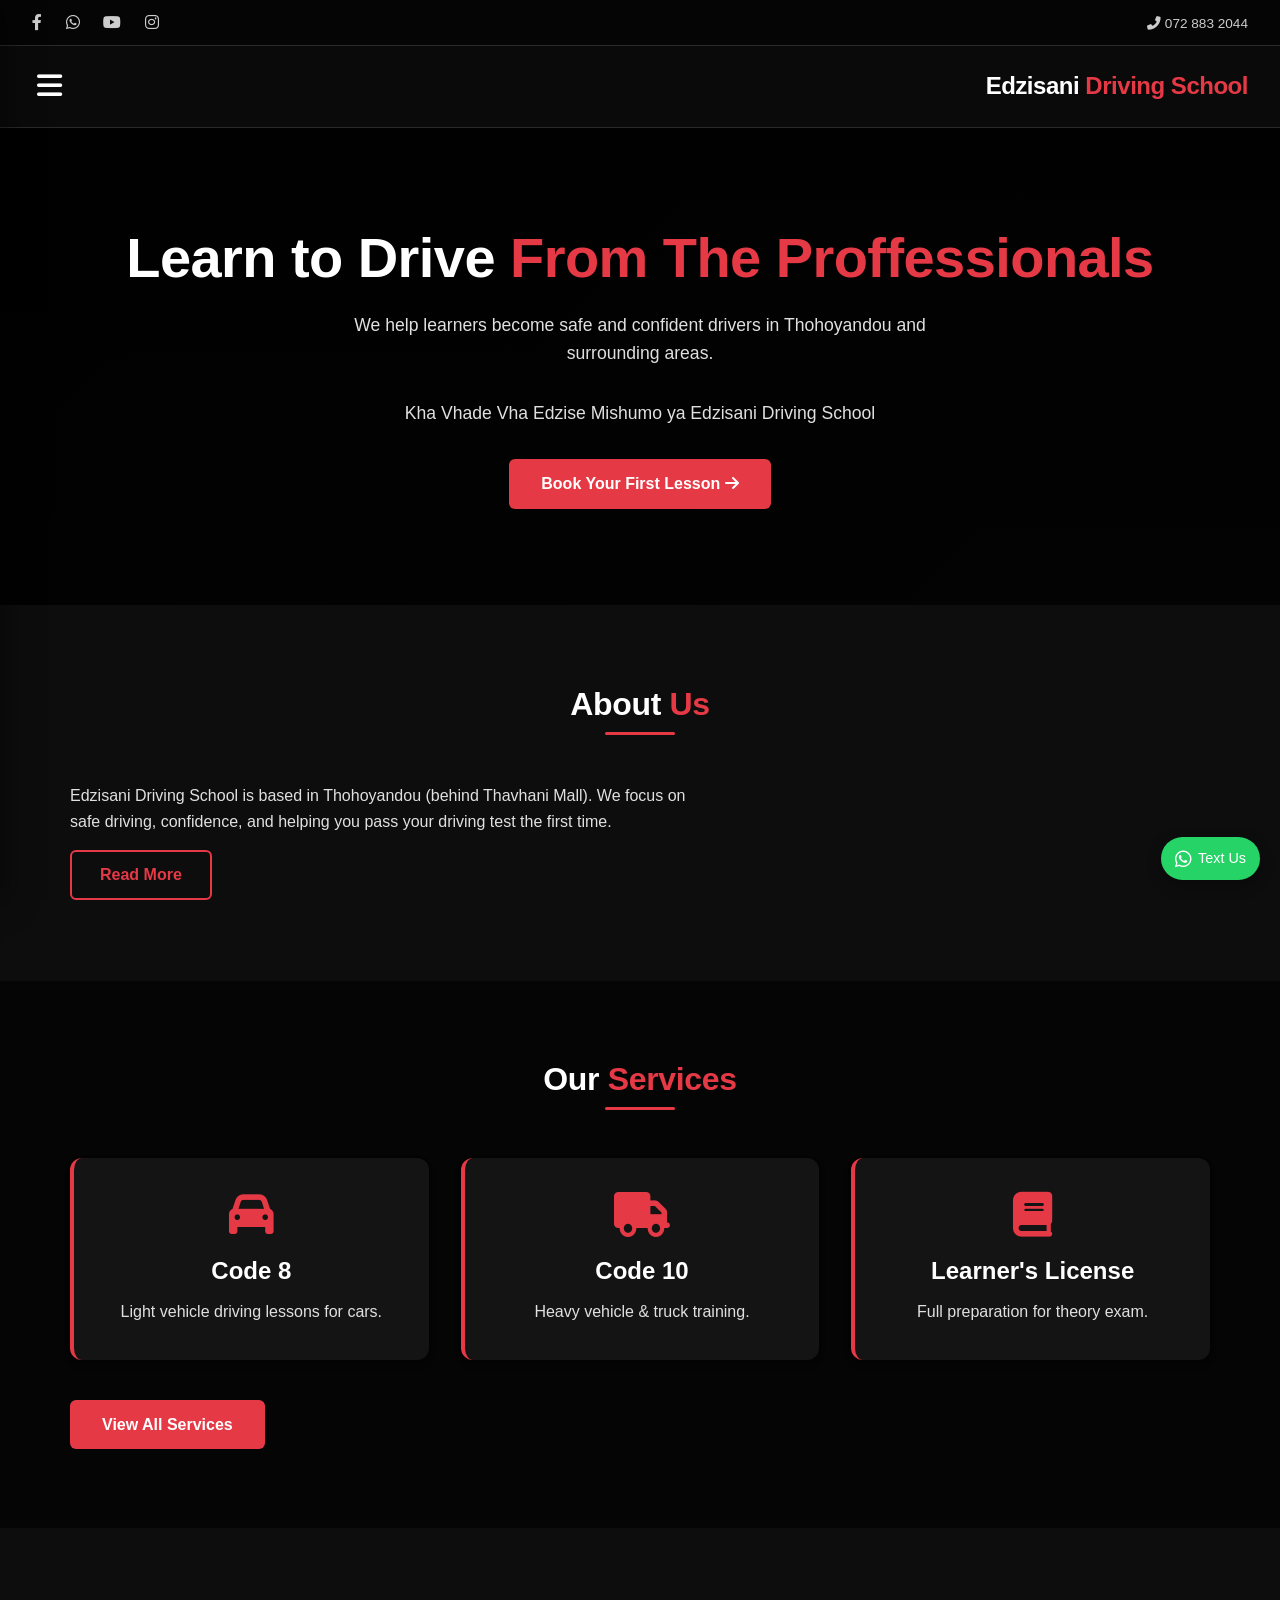
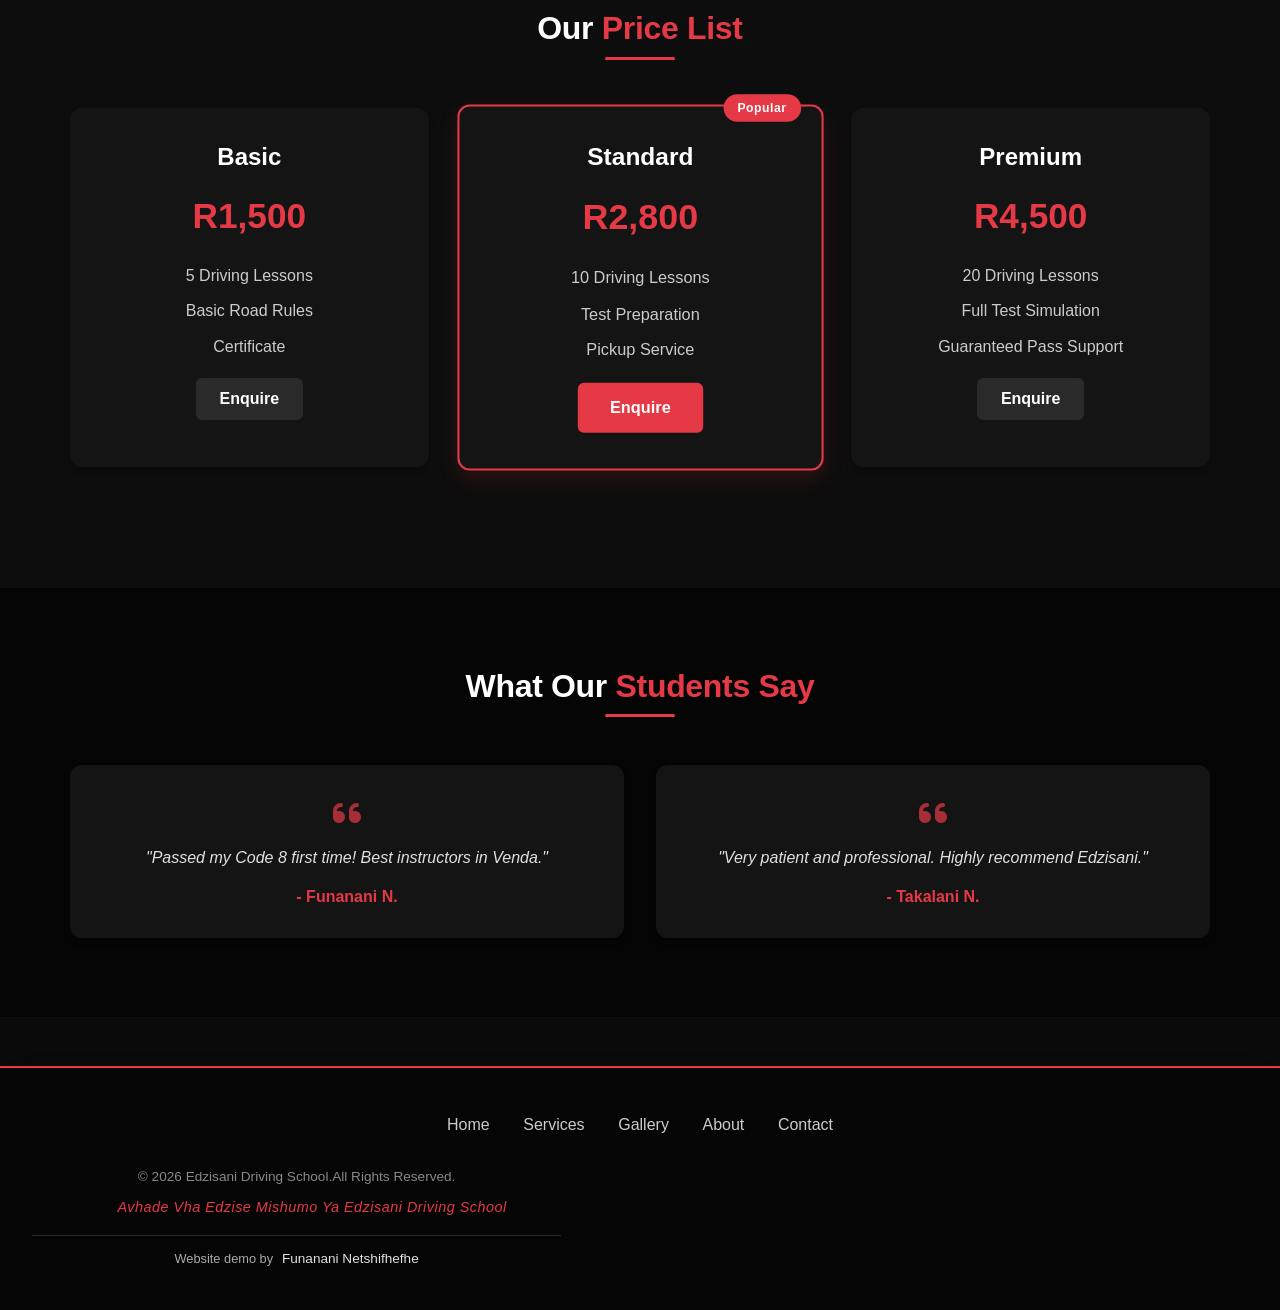
<file: index.html>
<!DOCTYPE html>
<html lang="en">
<head>
    <!-- Meta Tags for SEO -->
    <meta charset="UTF-8">
    <meta name="viewport" content="width=device-width, initial-scale=1.0, user-scalable=yes">
    <meta name="description" content="Edzisani Driving School in Thohoyandou offers expert driving lessons for Code 8, Code 10, and learner's license preparation. Learn to drive with confidence and pass your test with our experienced instructors. Book your lesson today!">
    <meta name="keywords" content="Edzisani Driving School, Thohoyandou driving lessons, Code 8 driving school, Code 10 truck training, learner's license preparation, driving test preparation, road safety training, driving school in Venda, best driving instructors Thohoyandou">
    <!-- My own meta tag for author info -->
    <meta name="author" content="Funanani Netshifhefhe">
    <title>Edzisani Driving School | Home</title>
    <link rel="stylesheet" href="style.css">
    <!-- Font Awesome for Icons -->
    <link rel="stylesheet" href="https://cdnjs.cloudflare.com/ajax/libs/font-awesome/6.0.0-beta3/css/all.min.css">
</head>
<body>

<!-- Top Social Bar -->
<div class="top-bar">
    <div class="social-icons">
        <a href="https://www.facebook.com/Edzisanidrivingschool" target="_blank"><i class="fab fa-facebook-f"></i></a>
        <a href="https://wa.me/27761015055" target="_blank"><i class="fab fa-whatsapp"></i></a>
        <a href="#"><i class="fab fa-youtube"></i></a>
        <a href="#"><i class="fab fa-instagram"></i></a>
    </div>
    <div class="contact-mini">
        <span><i class="fas fa-phone-alt"></i> 072 883 2044</span>
    </div>
</div>

<!-- Sidebar Overlay -->
<div class="sidebar-overlay" id="sidebarOverlay"></div>

<!-- Sidebar Navigation -->
<div class="sidebar" id="sidebar">
    <div class="sidebar-header">
        <h3>Menu</h3>
        <button class="close-sidebar" id="closeSidebar">&times;</button>
    </div>
    <ul class="sidebar-nav">
        <li><a href="index.html" class="active"><i class="fas fa-home"></i> Home</a></li>
        <li><a href="services.html"><i class="fas fa-cogs"></i> Services</a></li>
        <li><a href="gallery.html"><i class="fas fa-image"></i> Gallery</a></li>
        <li><a href="about.html"><i class="fas fa-users"></i> About</a></li>
        <li><a href="contact.html"><i class="fas fa-envelope"></i> Contact</a></li>
        <li><a href="#"><i class="fas fa-chalkboard-user"></i> Management</a></li>
    </ul>
    <div class="sidebar-social">
        <a href="https://www.facebook.com/Edzisanidrivingschool" target="_blank"><i class="fab fa-facebook-f"></i></a>
        <a href="https://wa.me/27761015055" target="_blank"><i class="fab fa-whatsapp"></i></a>
        <a href="#"><i class="fab fa-youtube"></i></a>
    </div>
</div>

<!-- Main Header -->
<header>
    <button class="hamburger" id="hamburgerBtn">
        <i class="fas fa-bars"></i>
    </button>
    <div class="logo">
        <h1>Edzisani <span>Driving School</span></h1>
    </div>
</header>

<main>
    <!-- Hero Section -->
    <section class="hero" style="background-image: linear-gradient(rgba(0,0,0,0.6), rgba(0,0,0,0.3)), url('https://images.unsplash.com/photo-1449965408869-eaa3f722e40d?ixlib=rb-4.0.3&auto=format&fit=crop&w=2070&q=80');">
        <div class="hero-content">
            <h2>Learn to Drive <span class="red-text">From The Proffessionals</span></h2>
            <p>We help learners become safe and confident drivers in Thohoyandou and surrounding areas.</p>
            <p>Kha Vhade Vha Edzise Mishumo ya Edzisani Driving School</p>
            <a href="contact.html" class="btn btn-red">Book Your First Lesson <i class="fas fa-arrow-right"></i></a>
        </div>
    </section>

    <!-- About Preview -->
    <section class="section">
        <div class="container">
            <h2 class="section-title">About <span class="red-text">Us</span></h2>
            <p>Edzisani Driving School is based in Thohoyandou (behind Thavhani Mall). We focus on safe driving, confidence, and helping you pass your driving test the first time.</p>
            <a href="about.html" class="btn-outline">Read More</a>
        </div>
    </section>

    <!-- Services Preview -->
    <section class="section bg-dark">
        <div class="container">
            <h2 class="section-title">Our <span class="red-text">Services</span></h2>
            <div class="card-grid">
                <div class="card">
                    <i class="fas fa-car"></i>
                    <h3>Code 8</h3>
                    <p>Light vehicle driving lessons for cars.</p>
                </div>
                <div class="card">
                    <i class="fas fa-truck"></i>
                    <h3>Code 10</h3>
                    <p>Heavy vehicle & truck training.</p>
                </div>
                <div class="card">
                    <i class="fas fa-book"></i>
                    <h3>Learner's License</h3>
                    <p>Full preparation for theory exam.</p>
                </div>
            </div>
            <a href="services.html" class="btn-red">View All Services</a>
        </div>
    </section>

    <!-- Pricing Preview -->
    <section class="section">
        <div class="container">
            <h2 class="section-title">Our <span class="red-text">Price List</span></h2>
            <div class="card-grid">
                <div class="price-card">
                    <h3>Basic</h3>
                    <p class="price">R1,500</p>
                    <ul>
                        <li>5 Driving Lessons</li>
                        <li>Basic Road Rules</li>
                        <li>Certificate</li>
                    </ul>
                    <a href="contact.html" class="btn-small">Enquire</a>
                </div>
                <div class="price-card popular">
                    <div class="popular-badge">Popular</div>
                    <h3>Standard</h3>
                    <p class="price">R2,800</p>
                    <ul>
                        <li>10 Driving Lessons</li>
                        <li>Test Preparation</li>
                        <li>Pickup Service</li>
                    </ul>
                    <a href="contact.html" class="btn-red">Enquire</a>
                </div>
                <div class="price-card">
                    <h3>Premium</h3>
                    <p class="price">R4,500</p>
                    <ul>
                        <li>20 Driving Lessons</li>
                        <li>Full Test Simulation</li>
                        <li>Guaranteed Pass Support</li>
                    </ul>
                    <a href="contact.html" class="btn-small">Enquire</a>
                </div>
            </div>
        </div>
    </section>

    <!-- Testimonials -->
    <section class="section bg-dark">
        <div class="container">
            <h2 class="section-title">What Our <span class="red-text">Students Say</span></h2>
            <div class="testimonial-grid">
                <div class="testimonial">
                    <i class="fas fa-quote-left"></i>
                    <p>"Passed my Code 8 first time! Best instructors in Venda."</p>
                    <h4>- Funanani N.</h4>
                </div>
                <div class="testimonial">
                    <i class="fas fa-quote-left"></i>
                    <p>"Very patient and professional. Highly recommend Edzisani."</p>
                    <h4>- Takalani N.</h4>
                </div>
            </div>
        </div>
    </section>
</main>
    <!--Ading the whatsapp floatinhg icon -->
    <a href="https://wa.me/27636796435?text=Hello,%20I%20am%20interested%20in%20your%20services" class="floating-whatsapp" target="_blank">
    <i class="fab fa-whatsapp"></i>
    <span>Text Us</span>
</a>

<!-- Footer -->
<footer>
    <div class="footer-links">
        <a href="index.html">Home</a>
        <a href="services.html">Services</a>
        <a href="gallery.html">Gallery</a>
        <a href="about.html">About</a>
        <a href="contact.html">Contact</a>
    </div>
    <p>&copy; 2026 Edzisani Driving School.All Rights Reserved.</p>
    <p class="footer-slogan">Avhade Vha Edzise Mishumo Ya Edzisani Driving School</p>
    <p class="footer-credit">
        <!-- this is about me the creator -->
        <span class="red-text">Website demo by</span> <a href="https://funifrank67-coder.github.io/funihh-portfolio/" target="_blank">Funanani Netshifhefhe</a>
    </p>
</footer>

<script src="script.js"></script>
</body>
</html>
</file>
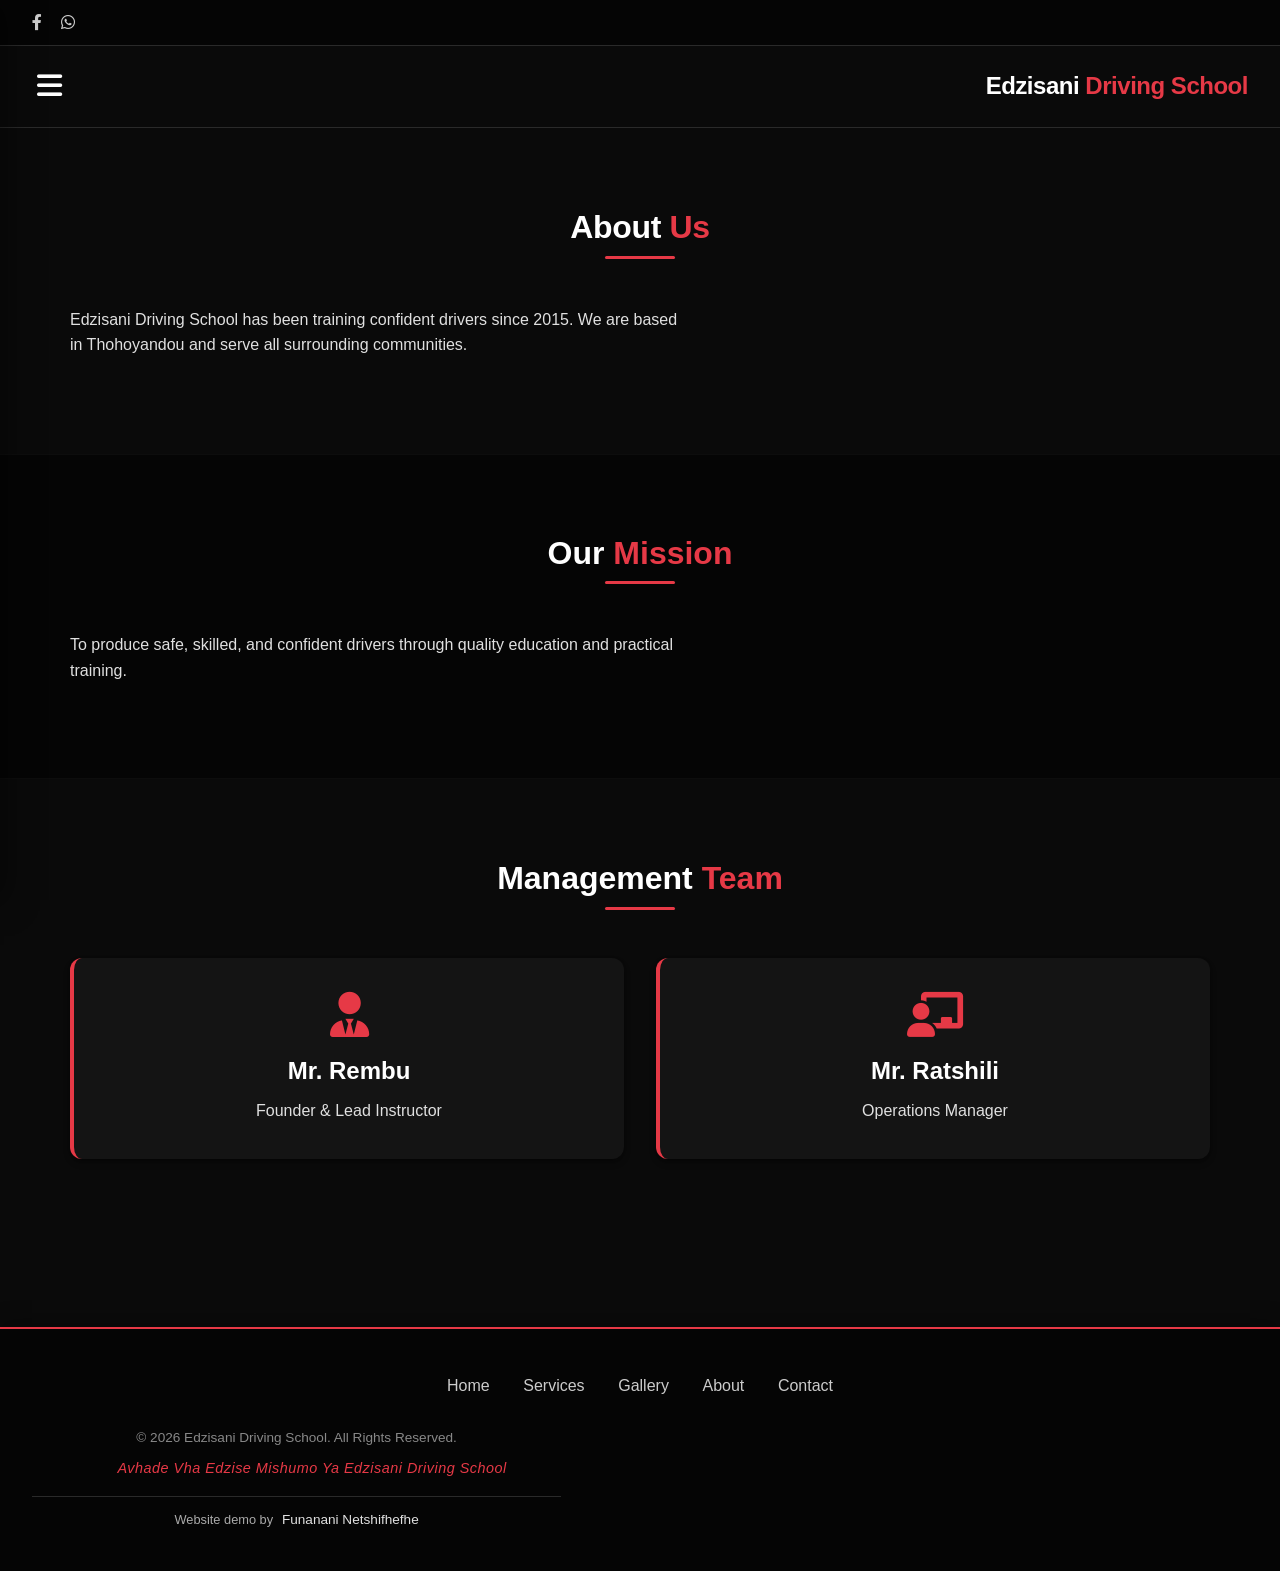
<file: about.html>
<!DOCTYPE html>
<html lang="en">
<head>
    <!-- Meta Tags for SEO -->
    <meta charset="UTF-8">
    <meta name="viewport" content="width=device-width, initial-scale=1.0">
    <meta name="description" content="Learn about Edzisani Driving School, your trusted partner for driving lessons in Thohoyandou.">
    <meta name="keywords" content="Edzisani Driving School, Thohoyandou driving lessons, Code 8 driving school, Code 10 truck training, learner's license preparation, driving test preparation, road safety training, driving school in Venda, best driving instructors Thohoyandou">
    <meta name="author" content="Funanani Netshifhefhe">
    <title>Edzisani | About Us</title>
    <link rel="stylesheet" href="style.css">
    <link rel="stylesheet" href="https://cdnjs.cloudflare.com/ajax/libs/font-awesome/6.0.0-beta3/css/all.min.css">
</head>
<body>

<div class="top-bar"><div class="social-icons"><a href="#"><i class="fab fa-facebook-f"></i></a><a href="#"><i class="fab fa-whatsapp"></i></a></div></div>

<div class="sidebar-overlay" id="sidebarOverlay"></div>
<div class="sidebar" id="sidebar">
    <div class="sidebar-header"><h3>Menu</h3><button class="close-sidebar" id="closeSidebar">&times;</button></div>
    <ul class="sidebar-nav">
        <li><a href="index.html">Home</a></li><li><a href="services.html">Services</a></li><li><a href="gallery.html">Gallery</a></li>
        <li><a href="about.html" class="active">About</a></li><li><a href="contact.html">Contact</a></li>
    </ul>
    <div class="sidebar-social"><a href="#"><i class="fab fa-facebook-f"></i></a><a href="#"><i class="fab fa-whatsapp"></i></a></div>
</div>

<header><button class="hamburger" id="hamburgerBtn"><i class="fas fa-bars"></i></button><div class="logo"><h1>Edzisani <span>Driving School</span></h1></div></header>

<main>
    <section class="section"><div class="container"><h2 class="section-title">About <span class="red-text">Us</span></h2><p>Edzisani Driving School has been training confident drivers since 2015. We are based in Thohoyandou and serve all surrounding communities.</p></div></section>
    <section class="section bg-dark"><div class="container"><h3 class="section-title">Our <span class="red-text">Mission</span></h3><p>To produce safe, skilled, and confident drivers through quality education and practical training.</p></div></section>
    <section class="section"><div class="container"><h3 class="section-title">Management <span class="red-text">Team</span></h3><div class="card-grid"><div class="card"><i class="fas fa-user-tie"></i><h3>Mr. Rembu</h3><p>Founder & Lead Instructor</p></div><div class="card"><i class="fas fa-chalkboard-user"></i><h3>Mr. Ratshili</h3><p>Operations Manager</p></div></div></div></section>
</main>

<footer><div class="footer-links"><a href="index.html">Home</a><a href="services.html">Services</a><a href="gallery.html">Gallery</a><a href="about.html">About</a><a href="contact.html">Contact</a></div><p>&copy; 2026 Edzisani Driving School. All Rights Reserved.</p>
    <p class="footer-slogan">Avhade Vha Edzise Mishumo Ya Edzisani Driving School</p>
    <p class ="footer-credit">
        <span class="red-text">Website demo by</span> <a href="https://funifrank67-coder.github.io/funihh-portfolio/" target="_blank">Funanani Netshifhefhe</a>
    </p>
</footer>
<script src="script.js"></script>
</body>
</html>
</file>
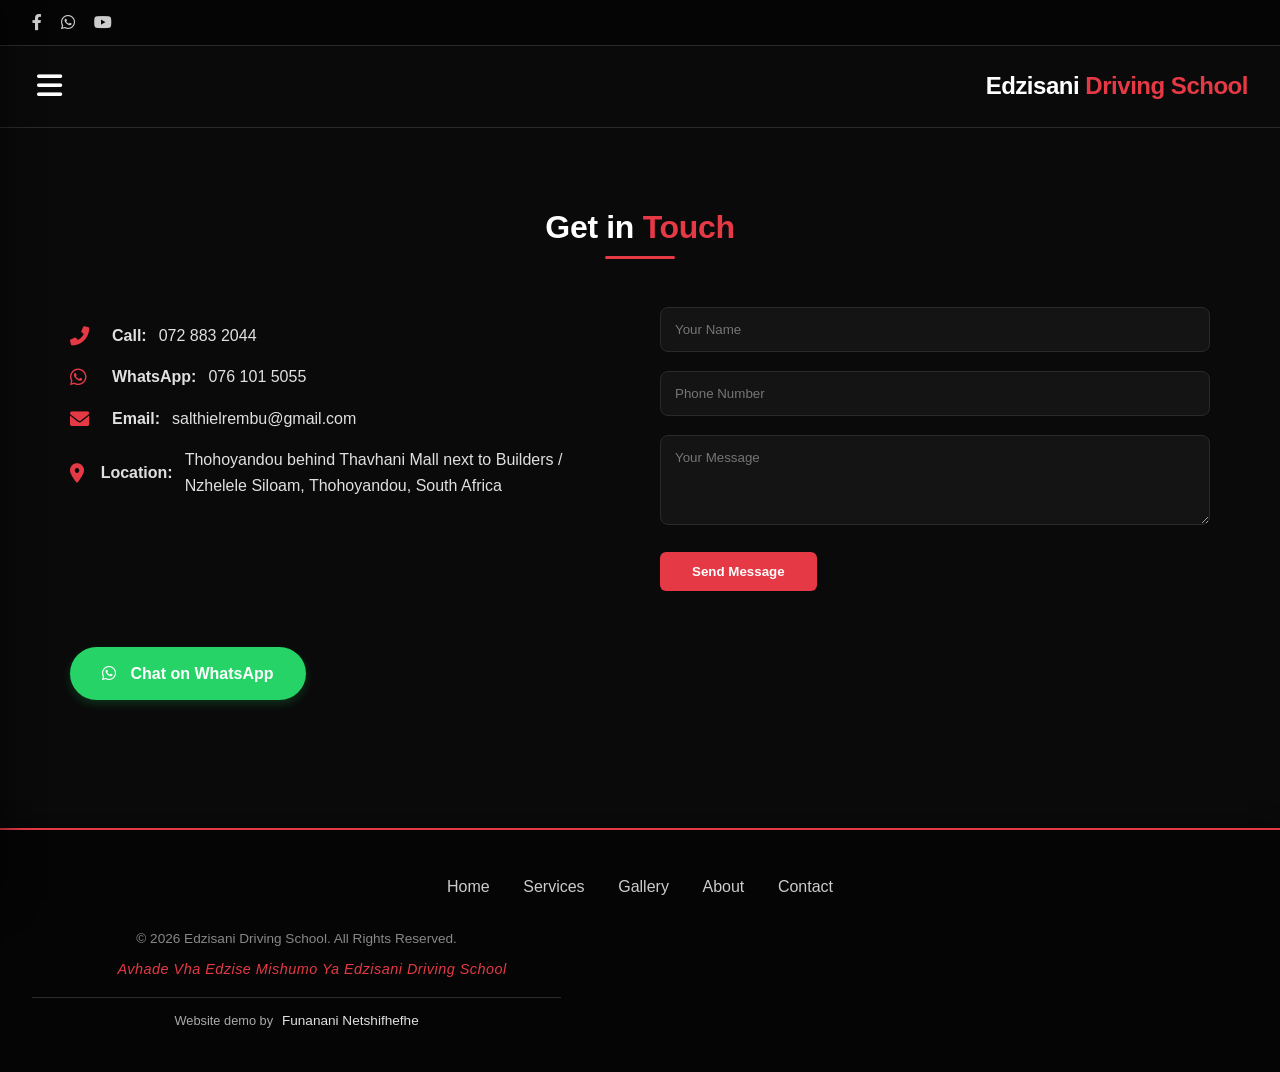
<file: contact.html>
<!DOCTYPE html>
<html lang="en">
<head>
    <meta charset="UTF-8">
    <meta name="viewport" content="width=device-width, initial-scale=1.0">
    <meta name="description" content="Contact Edzisani Driving School in Thohoyandou. Get in touch with us for driving lessons, learner's license preparation, and more. Call, WhatsApp, or email us today!">
    <meta name="keywords" content="Edzisani Driving School, Thohoyandou driving lessons, Code 8 driving school, Code 10 truck training, learner's license preparation, driving test preparation, road safety training, driving school in Venda, best driving instructors Thohoyandou">
    <meta name="author" content="Funanani Netshifhefhe">
    <title>Edzisani | Contact</title>
    <link rel="stylesheet" href="style.css">
    <link rel="stylesheet" href="https://cdnjs.cloudflare.com/ajax/libs/font-awesome/6.0.0-beta3/css/all.min.css">
</head>
<body>

<div class="top-bar"><div class="social-icons"><a href="#"><i class="fab fa-facebook-f"></i></a><a href="#"><i class="fab fa-whatsapp"></i></a><a href="#"><i class="fab fa-youtube"></i></a></div></div>

<div class="sidebar-overlay" id="sidebarOverlay"></div>
<div class="sidebar" id="sidebar">
    <div class="sidebar-header"><h3>Menu</h3><button class="close-sidebar" id="closeSidebar">&times;</button></div>
    <ul class="sidebar-nav"><li><a href="index.html">Home</a></li><li><a href="services.html">Services</a></li><li><a href="gallery.html">Gallery</a></li><li><a href="about.html">About</a></li><li><a href="contact.html" class="active">Contact</a></li></ul>
    <div class="sidebar-social"><a href="#"><i class="fab fa-facebook-f"></i></a><a href="#"><i class="fab fa-whatsapp"></i></a></div>
</div>
<header><button class="hamburger" id="hamburgerBtn"><i class="fas fa-bars"></i></button><div class="logo"><h1>Edzisani <span>Driving School</span></h1></div></header>

<main>
    <section class="section"><div class="container"><h2 class="section-title">Get in <span class="red-text">Touch</span></h2>
        <div class="contact-grid">
            <div><p><i class="fas fa-phone-alt red-text"></i> <strong>Call:</strong> 072 883 2044</p><p><i class="fab fa-whatsapp red-text"></i> <strong>WhatsApp:</strong> 076 101 5055</p><p><i class="fas fa-envelope red-text"></i> <strong>Email:</strong> salthielrembu@gmail.com</p><p><i class="fas fa-map-marker-alt red-text"></i> <strong>Location:</strong> Thohoyandou behind Thavhani Mall next to Builders / Nzhelele Siloam, Thohoyandou, South Africa</p></div>
            <form id="contactForm"><input type="text" placeholder="Your Name" required><input type="tel" placeholder="Phone Number"><textarea rows="4" placeholder="Your Message"></textarea><button type="submit" class="btn-red">Send Message</button></form>
        </div>
        <a href="https://wa.me/27761015055" class="whatsapp-btn"><i class="fab fa-whatsapp"></i> Chat on WhatsApp</a>
    </div></section>
</main>

<footer>
    <div class="footer-links"><a href="index.html">Home</a><a href="services.html">Services</a><a href="gallery.html">Gallery</a><a href="about.html">About</a><a href="contact.html">Contact</a></div><p>&copy; 2026 Edzisani Driving School. All Rights Reserved.</p>
    <p class="footer-slogan">Avhade Vha Edzise Mishumo Ya Edzisani Driving School</p>
 <p class ="footer-credit">
        <span class="red-text">Website demo by</span> <a href="https://funifrank67-coder.github.io/funihh-portfolio/" target="_blank">Funanani Netshifhefhe</a>
    </p>
</footer>
<script src="script.js"></script>
</body>
</html>
</file>
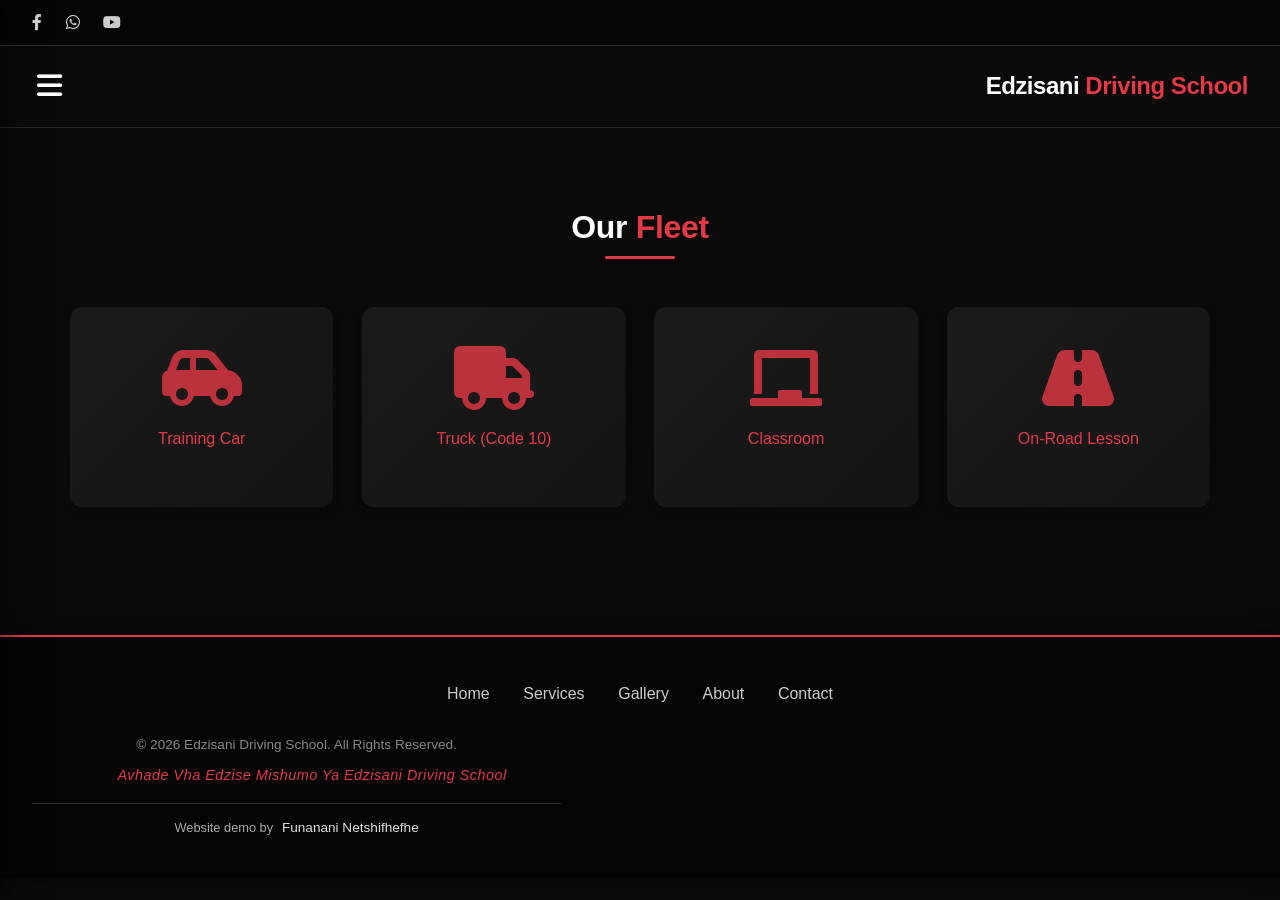
<file: gallery.html>
<!DOCTYPE html>
<html lang="en">
<head>
    <!-- Meta Tags for SEO -->
    <meta charset="UTF-8">
    <meta name="viewport" content="width=device-width, initial-scale=1.0">
    <meta name="description" content="Browse our gallery to see the vehicles and facilities at Edzisani Driving School in Thohoyandou.">
    <meta name="keywords" content="Edzisani Driving School, Thohoyandou driving lessons, Code 8 driving school, Code 10 truck training, learner's license preparation, driving test preparation, road safety training, driving school in Venda, best driving instructors Thohoyandou">
    <meta name="author" content="Funanani Netshifhefhe">
    <title>Edzisani | Gallery</title>
    <link rel="stylesheet" href="style.css">
    <link rel="stylesheet" href="https://cdnjs.cloudflare.com/ajax/libs/font-awesome/6.0.0-beta3/css/all.min.css">
</head>
<body>

<div class="top-bar">
    <div class="social-icons">
        <a href="https://www.facebook.com/Edzisanidrivingschool" target="_blank"><i class="fab fa-facebook-f"></i></a>
        <a href="https://wa.me/27761015055" target="_blank"><i class="fab fa-whatsapp"></i></a>
        <a href="https://www.youtube.com/@edzisanidrivingschool" target="_blank"><i class="fab fa-youtube"></i></a>
    </div>
</div>

<div class="sidebar-overlay" id="sidebarOverlay"></div>
<div class="sidebar" id="sidebar">
    <div class="sidebar-header"><h3>Menu</h3><button class="close-sidebar" id="closeSidebar">&times;</button></div>
    <ul class="sidebar-nav">
        <li><a href="index.html">Home</a></li>
        <li><a href="services.html">Services</a></li>
        <li><a href="gallery.html" class="active">Gallery</a></li>
        <li><a href="about.html">About</a></li>
        <li><a href="contact.html">Contact</a></li>
    </ul>
    <div class="sidebar-social"><a href="#"><i class="fab fa-facebook-f"></i></a><a href="#"><i class="fab fa-whatsapp"></i></a></div>
</div>

<header>
    <button class="hamburger" id="hamburgerBtn"><i class="fas fa-bars"></i></button>
    <div class="logo"><h1>Edzisani <span>Driving School</span></h1></div>
</header>

<main>
    <section class="section">
        <div class="container">
            <h2 class="section-title">Our <span class="red-text">Fleet</span></h2>
            <div class="gallery-grid">
                <div class="gallery-item"><div class="placeholder-img"><i class="fas fa-car-side"></i><p>Training Car</p></div></div>
                <div class="gallery-item"><div class="placeholder-img"><i class="fas fa-truck"></i><p>Truck (Code 10)</p></div></div>
                <div class="gallery-item"><div class="placeholder-img"><i class="fas fa-chalkboard"></i><p>Classroom</p></div></div>
                <div class="gallery-item"><div class="placeholder-img"><i class="fas fa-road"></i><p>On-Road Lesson</p></div></div>
            </div>
        </div>
    </section>
</main>
    
<footer>
    <div class="footer-links"><a href="index.html">Home</a><a href="services.html">Services</a><a href="gallery.html">Gallery</a><a href="about.html">About</a><a href="contact.html">Contact</a></div>
    <p>&copy; 2026 Edzisani Driving School. All Rights Reserved.</p>
    <p class="footer-slogan">Avhade Vha Edzise Mishumo Ya Edzisani Driving School</p>
    <p class ="footer-credit">
        <span class="red-text">Website demo by</span> <a href="https://funifrank67-coder.github.io/funihh-portfolio/" target="_blank">Funanani Netshifhefhe</a>
    </p>
</footer>
<script src="script.js"></script>
</body>
</html>
</file>
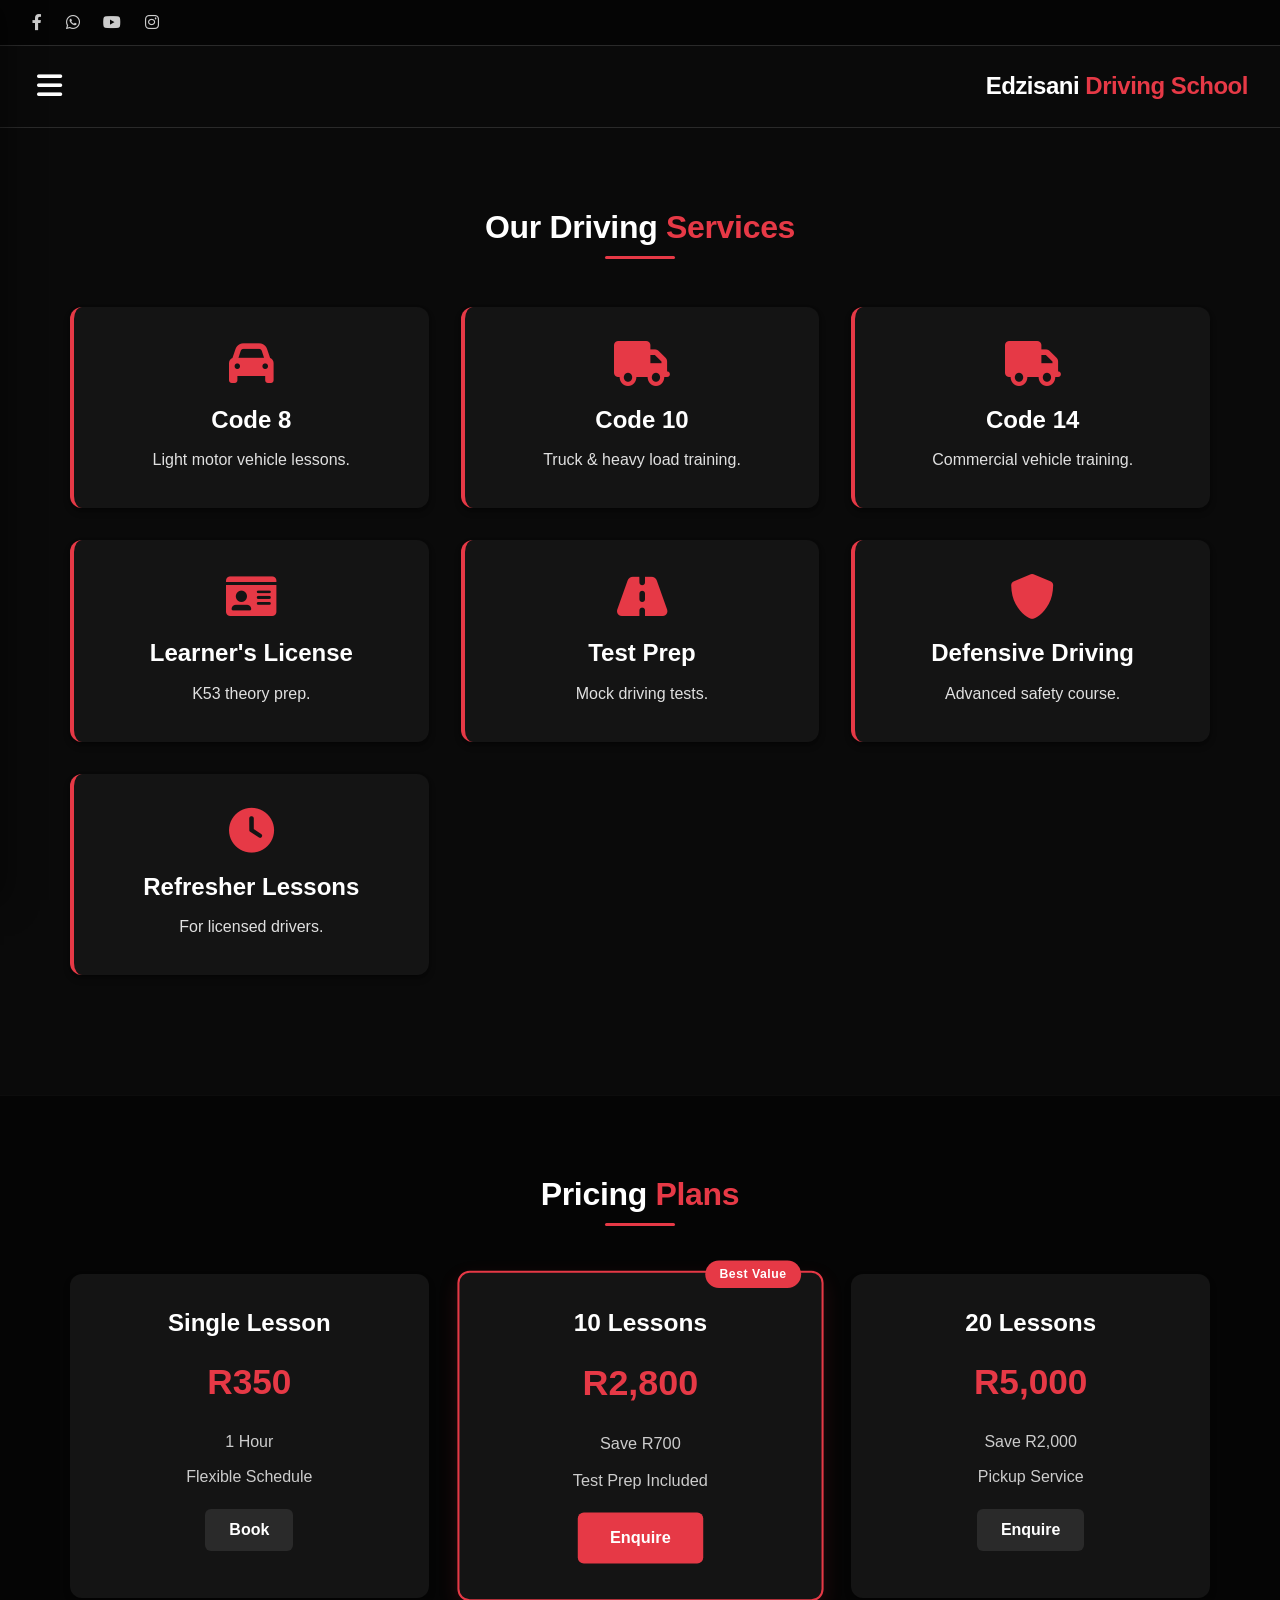
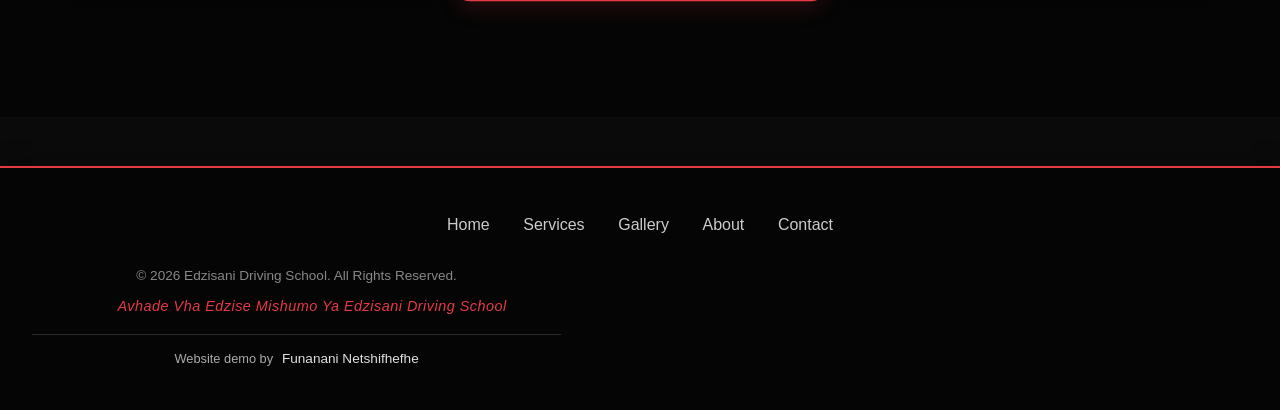
<file: services.html>
<!DOCTYPE html>
<html lang="en">
<head>
    <meta charset="UTF-8">
    <meta name="viewport" content="width=device-width, initial-scale=1.0">
    <meta name="description" content="Explore the comprehensive driving lessons and training services offered by Edzisani Driving School in Thohoyandou. Learn about our Code 8, Code 10, Code 14 and learner's license preparation courses.">
    <meta name="keywords" content="Edzisani Driving School, Thohoyandou driving lessons, Code 8 driving school, Code 10 truck training, Code 14 commercial vehicle training, learner's license preparation, driving test preparation, road safety training, driving school in Venda, best driving instructors Thohoyandou">
    <meta name="author" content="Funanani Netshifhefhe">
    <title>Edzisani | Services & Pricing</title>
    <link rel="stylesheet" href="style.css">
    <link rel="stylesheet" href="https://cdnjs.cloudflare.com/ajax/libs/font-awesome/6.0.0-beta3/css/all.min.css">
</head>
<body>

<div class="top-bar">
    <div class="social-icons">
        <a href="https://www.facebook.com/Edzisanidrivingschool" target="_blank"><i class="fab fa-facebook-f"></i></a>
        <a href="https://wa.me/27761015055" target="_blank"><i class="fab fa-whatsapp"></i></a>
        <a href="https://www.youtube.com/@edzisanidrivingschool" target="_blank"><i class="fab fa-youtube"></i></a>
        <a href="https://www.instagram.com/edzisanidrivingschool" target="_blank"><i class="fab fa-instagram"></i></a>
    </div>
</div>

<div class="sidebar-overlay" id="sidebarOverlay"></div>
<div class="sidebar" id="sidebar">
    <div class="sidebar-header">
        <h3>Menu</h3>
        <button class="close-sidebar" id="closeSidebar">&times;</button>
    </div>
    <ul class="sidebar-nav">
        <li><a href="index.html"><i class="fas fa-home"></i> Home</a></li>
        <li><a href="services.html" class="active"><i class="fas fa-cogs"></i> Services</a></li>
        <li><a href="gallery.html"><i class="fas fa-image"></i> Gallery</a></li>
        <li><a href="about.html"><i class="fas fa-users"></i> About</a></li>
        <li><a href="contact.html"><i class="fas fa-envelope"></i> Contact</a></li>
        <li><a href="#"><i class="fas fa-chalkboard-user"></i> Management</a></li>
    </ul>
    <div class="sidebar-social">
        <a href="https://www.facebook.com/Edzisanidrivingschool" target="_blank"><i class="fab fa-facebook-f"></i></a>
        <a href="https://wa.me/27761015055" target="_blank"><i class="fab fa-whatsapp"></i></a>
        <a href="https://www.youtube.com/@edzisanidrivingschool" target="_blank"><i class="fab fa-youtube"></i></a>
    </div>
</div>

<header>
    <button class="hamburger" id="hamburgerBtn"><i class="fas fa-bars"></i></button>
    <div class="logo"><h1>Edzisani <span>Driving School</span></h1></div>
</header>

<main>
    <section class="section">
        <div class="container">
            <h2 class="section-title">Our Driving <span class="red-text">Services</span></h2>
            <div class="card-grid">
                <div class="card"><i class="fas fa-car"></i><h3>Code 8</h3><p>Light motor vehicle lessons.</p></div>
                <div class="card"><i class="fas fa-truck"></i><h3>Code 10</h3><p>Truck & heavy load training.</p></div>
                <div class="card"><i class="fas fa-truck"></i><h3>Code 14</h3><p>Commercial vehicle training.</p></div>   
                <div class="card"><i class="fas fa-id-card"></i><h3>Learner's License</h3><p>K53 theory prep.</p></div>
                <div class="card"><i class="fas fa-road"></i><h3>Test Prep</h3><p>Mock driving tests.</p></div>
                <div class="card"><i class="fas fa-shield-alt"></i><h3>Defensive Driving</h3><p>Advanced safety course.</p></div>
                <div class="card"><i class="fas fa-clock"></i><h3>Refresher Lessons</h3><p>For licensed drivers.</p></div>
            </div>
        </div>
    </section>

    <section class="section bg-dark">
        <div class="container">
            <h2 class="section-title">Pricing <span class="red-text">Plans</span></h2>
            <div class="card-grid">
                <div class="price-card"><h3>Single Lesson</h3><p class="price">R350</p><ul><li>1 Hour</li><li>Flexible Schedule</li></ul><a href="contact.html" class="btn-small">Book</a></div>
                <div class="price-card popular"><div class="popular-badge">Best Value</div><h3>10 Lessons</h3><p class="price">R2,800</p><ul><li>Save R700</li><li>Test Prep Included</li></ul><a href="contact.html" class="btn-red">Enquire</a></div>
                <div class="price-card"><h3>20 Lessons</h3><p class="price">R5,000</p><ul><li>Save R2,000</li><li>Pickup Service</li></ul><a href="contact.html" class="btn-small">Enquire</a></div>
            </div>
        </div>
    </section>
</main>
 
<footer>
    <div class="footer-links"><a href="index.html">Home</a><a href="services.html">Services</a><a href="gallery.html">Gallery</a><a href="about.html">About</a><a href="contact.html">Contact</a></div>
    <p>&copy; 2026 Edzisani Driving School. All Rights Reserved.</p>
    <p class="footer-slogan">Avhade Vha Edzise Mishumo Ya Edzisani Driving School</p>
    <p class ="footer-credit">
        <span class="red-text">Website demo by</span> <a href="https://funifrank67-coder.github.io/funihh-portfolio/" target="_blank">Funanani Netshifhefhe</a>
    </p>
</footer>
<script src="script.js"></script>
</body>
</html>
</file>
<file: style.css>
/* ========================================
   EDZISANI DRIVING SCHOOL - PREMIUM REFINED CSS
   All 10 improvements implemented
   Dark Theme | Black Dominant | Red Accents
   Fully Responsive
======================================== */

/* ----- RESET & BASE ----- */
* {
    margin: 0;
    padding: 0;
    box-sizing: border-box;
}

body {
    font-family: 'Segoe UI', Tahoma, Geneva, Verdana, sans-serif;
    background-color: #0a0a0a;
    color: #e0e0e0;
    line-height: 1.6;
    overflow-x: hidden;
}

/* ----- TYPOGRAPHY HIERARCHY (Refinement #4) ----- */
h1, h2, h3, h4 {
    color: #ffffff;
    font-weight: 600;
    margin-bottom: 1rem;
    line-height: 1.2;
}

h1 {
    font-size: 2.5rem;
    letter-spacing: -0.02em;
}

h2 {
    font-size: 2rem;
    letter-spacing: -0.01em;
}

h3 {
    font-size: 1.5rem;
}

h4 {
    font-size: 1.2rem;
    color: #e63946;
}

p {
    max-width: 70ch; /* Controlled paragraph width for readability */
    margin-bottom: 1rem;
}

h1 span, h2 span, .red-text {
    color: #e63946;
}

.section-title {
    text-align: center;
    margin-bottom: 3rem; /* More breathing space (Refinement #3) */
    font-size: 2rem;
    position: relative;
    padding-bottom: 0.75rem;
}

.section-title::after {
    content: '';
    position: absolute;
    bottom: 0;
    left: 50%;
    transform: translateX(-50%);
    width: 70px;
    height: 3px;
    background-color: #e63946;
    border-radius: 2px;
}

/* ----- DEPTH HIERARCHY BETWEEN SECTIONS (Refinement #1 & #7) ----- */
.section {
    padding: 5rem 2rem;
    position: relative;
}

/* Alternating section depth */
.section:not(.bg-dark):nth-child(even) {
    background-color: #0d0d0d;
}

.bg-dark {
    background-color: #050505;
    box-shadow: inset 0 1px 0 rgba(255,255,255,0.03), inset 0 -1px 0 rgba(255,255,255,0.03);
}

/* Hero gets unique depth */
.hero {
    position: relative;
    box-shadow: 0 8px 32px rgba(0,0,0,0.4);
}

/* Footer depth separation */
footer {
    position: relative;
    box-shadow: 0 -4px 20px rgba(0,0,0,0.3);
}

/* ----- TOP BAR ----- */
.top-bar {
    background-color: #050505;
    padding: 0.6rem 2rem;
    display: flex;
    justify-content: space-between;
    align-items: center;
    border-bottom: 1px solid #2a2a2a;
    flex-wrap: wrap;
    position: relative;
    z-index: 10;
}

.social-icons a {
    color: #cccccc;
    margin-right: 1.2rem;
    font-size: 1rem;
    transition: all 0.25s cubic-bezier(0.2, 0.9, 0.4, 1.1); /* Smoother transition (Refinement #6) */
}

.social-icons a:hover {
    color: #e63946;
    transform: translateY(-2px);
}

.contact-mini span {
    font-size: 0.85rem;
    color: #cccccc;
}

/* ----- HEADER & HAMBURGER ----- */
header {
    display: flex;
    align-items: center;
    justify-content: space-between;
    padding: 1.2rem 2rem;
    background-color: #0a0a0a;
    border-bottom: 1px solid #2a2a2a;
    flex-wrap: wrap;
    position: sticky;
    top: 0;
    z-index: 100;
    backdrop-filter: blur(0px);
}

.logo h1 {
    font-size: 1.5rem;
    margin-bottom: 0;
}

.hamburger {
    background: none;
    border: none;
    font-size: 1.8rem;
    color: #ffffff;
    cursor: pointer;
    transition: all 0.25s cubic-bezier(0.2, 0.9, 0.4, 1.1);
    z-index: 1001;
    padding: 5px;
}

.hamburger:hover {
    color: #e63946;
    transform: scale(1.05);
}

/* ----- SIDEBAR (Premium motion feel - Refinement #8) ----- */
.sidebar {
    position: fixed;
    top: 0;
    left: -300px;
    width: 300px;
    height: 100%;
    background-color: #050505;
    z-index: 2000;
    transition: left 0.35s cubic-bezier(0.2, 0.9, 0.4, 1.1); /* Smoother motion */
    box-shadow: 4px 0 30px rgba(0,0,0,0.5);
    display: flex;
    flex-direction: column;
}

.sidebar.open {
    left: 0;
}

.sidebar-header {
    display: flex;
    justify-content: space-between;
    align-items: center;
    padding: 1.8rem 1.5rem;
    border-bottom: 1px solid #e63946;
}

.sidebar-header h3 {
    color: #e63946;
    margin-bottom: 0;
    font-size: 1.3rem;
}

.close-sidebar {
    background: none;
    border: none;
    font-size: 2rem;
    color: #ffffff;
    cursor: pointer;
    transition: all 0.2s ease;
    padding: 0 8px;
}

.close-sidebar:hover {
    color: #e63946;
    transform: rotate(90deg);
}

.sidebar-nav {
    list-style: none;
    padding: 1.5rem 0;
    flex-grow: 1;
}

.sidebar-nav li a {
    display: block;
    padding: 0.9rem 1.8rem;
    color: #e0e0e0;
    text-decoration: none;
    transition: all 0.25s cubic-bezier(0.2, 0.9, 0.4, 1.1);
    border-left: 3px solid transparent;
    font-weight: 500;
}

.sidebar-nav li a i {
    width: 30px;
    margin-right: 12px;
    text-align: center;
}

.sidebar-nav li a:hover {
    background-color: #141414;
    color: #e63946;
    border-left-color: #e63946;
    padding-left: 2rem;
}

/* Clearer active state perception (Refinement #8) */
.sidebar-nav li a.active {
    background-color: rgba(230, 57, 70, 0.1);
    color: #e63946;
    border-left-color: #e63946;
    font-weight: 600;
}

.sidebar-social {
    padding: 1.8rem;
    text-align: center;
    border-top: 1px solid #2a2a2a;
}

.sidebar-social a {
    color: #cccccc;
    margin: 0 0.8rem;
    font-size: 1.3rem;
    transition: all 0.25s cubic-bezier(0.2, 0.9, 0.4, 1.1);
    display: inline-block;
}

.sidebar-social a:hover {
    color: #e63946;
    transform: translateY(-3px);
}

.sidebar-overlay {
    position: fixed;
    top: 0;
    left: 0;
    width: 100%;
    height: 100%;
    background-color: rgba(0,0,0,0.8);
    backdrop-filter: blur(3px);
    z-index: 1500;
    display: none;
    transition: all 0.3s ease;
}

.sidebar-overlay.active {
    display: block;
}

/* ----- HERO SECTION ----- */
.hero {
    background-size: cover;
    background-position: center;
    padding: 6rem 2rem;
    text-align: center;
    position: relative;
}

.hero::before {
    content: '';
    position: absolute;
    top: 0;
    left: 0;
    right: 0;
    bottom: 0;
    background: linear-gradient(135deg, rgba(0,0,0,0.8) 0%, rgba(0,0,0,0.6) 100%);
    z-index: 0;
}

.hero-content {
    position: relative;
    z-index: 1;
}

.hero-content h2 {
    font-size: 3rem;
    margin-bottom: 1.2rem;
}

.hero-content p {
    max-width: 600px;
    margin: 0 auto 2rem;
    font-size: 1.1rem;
}

/* ----- BUTTONS - Unified family (Refinement #6) ----- */
.btn-red, .btn-outline, .btn-small, .whatsapp-btn {
    transition: all 0.3s cubic-bezier(0.2, 0.9, 0.4, 1.1);
    cursor: pointer;
    font-weight: 600;
}

.btn-red {
    display: inline-block;
    background-color: #e63946;
    color: #ffffff;
    padding: 12px 32px;
    text-decoration: none;
    border-radius: 6px;
    border: none;
}

.btn-red:hover {
    background-color: #c1121f;
    transform: translateY(-3px);
    box-shadow: 0 6px 20px rgba(230, 57, 70, 0.3);
}

.btn-outline {
    display: inline-block;
    background: transparent;
    border: 2px solid #e63946;
    color: #e63946;
    padding: 10px 28px;
    text-decoration: none;
    border-radius: 6px;
}

.btn-outline:hover {
    background: #e63946;
    color: #ffffff;
    transform: translateY(-2px);
}

.btn-small {
    display: inline-block;
    background-color: #2a2a2a;
    color: #ffffff;
    padding: 8px 24px;
    text-decoration: none;
    border-radius: 6px;
}

.btn-small:hover {
    background-color: #e63946;
    transform: translateY(-2px);
}

/* ----- CONTAINER & SPACING RHYTHM (Refinement #3) ----- */
.container {
    max-width: 1200px;
    margin: 0 auto;
}

/* Consistent vertical spacing */
section + section {
    margin-top: 0;
}

/* ----- CARDS - Premium material feel (Refinement #2) ----- */
.card-grid {
    display: grid;
    grid-template-columns: repeat(auto-fit, minmax(280px, 1fr));
    gap: 2rem;
    margin: 2.5rem 0;
}

.card {
    background-color: #141414;
    padding: 2.2rem 1.8rem;
    border-radius: 12px;
    text-align: center;
    transition: all 0.35s cubic-bezier(0.2, 0.9, 0.4, 1.1);
    border-left: 4px solid #e63946;
    /* Layered shadow for depth */
    box-shadow: 0 4px 6px rgba(0,0,0,0.3), 0 1px 3px rgba(0,0,0,0.2);
}

.card:hover {
    transform: translateY(-8px);
    box-shadow: 0 20px 30px -12px rgba(0,0,0,0.5), 0 4px 8px rgba(0,0,0,0.2);
}

.card i {
    font-size: 2.8rem;
    color: #e63946;
    margin-bottom: 1.2rem;
}

.card h3 {
    margin-bottom: 0.8rem;
}

.card p {
    margin-bottom: 0;
}

/* ----- PRICE CARDS ----- */
.price-card {
    background-color: #141414;
    padding: 2.2rem 1.8rem;
    border-radius: 12px;
    text-align: center;
    position: relative;
    transition: all 0.35s cubic-bezier(0.2, 0.9, 0.4, 1.1);
    box-shadow: 0 4px 6px rgba(0,0,0,0.3);
}

.price-card:hover {
    transform: translateY(-5px);
    box-shadow: 0 15px 25px -10px rgba(0,0,0,0.5);
}

.price-card.popular {
    border: 2px solid #e63946;
    transform: scale(1.02);
    box-shadow: 0 8px 20px rgba(230, 57, 70, 0.15);
}

.price-card.popular:hover {
    transform: scale(1.02) translateY(-5px);
}

.popular-badge {
    position: absolute;
    top: -12px;
    right: 20px;
    background-color: #e63946;
    color: white;
    padding: 4px 14px;
    border-radius: 30px;
    font-size: 0.75rem;
    font-weight: bold;
    letter-spacing: 0.5px;
}

.price {
    font-size: 2.2rem;
    color: #e63946;
    font-weight: 700;
    margin: 1rem 0;
}

.price-card ul {
    list-style: none;
    margin: 1.2rem 0;
    padding: 0;
}

.price-card li {
    margin: 0.6rem 0;
    color: #cccccc;
}

/* ----- TESTIMONIALS ----- */
.testimonial-grid {
    display: grid;
    grid-template-columns: repeat(auto-fit, minmax(280px, 1fr));
    gap: 2rem;
}

.testimonial {
    background-color: #141414;
    padding: 2rem;
    border-radius: 12px;
    text-align: center;
    transition: all 0.3s ease;
    box-shadow: 0 4px 6px rgba(0,0,0,0.2);
}

.testimonial:hover {
    transform: translateY(-4px);
    box-shadow: 0 12px 20px rgba(0,0,0,0.3);
}

.testimonial i {
    font-size: 2rem;
    color: #e63946;
    margin-bottom: 1rem;
    opacity: 0.7;
}

.testimonial p {
    font-style: italic;
    margin-bottom: 1rem;
}

.testimonial h4 {
    color: #e63946;
    margin-bottom: 0;
    font-size: 1rem;
}

/* ----- GALLERY ----- */
.gallery-grid {
    display: grid;
    grid-template-columns: repeat(auto-fit, minmax(260px, 1fr));
    gap: 1.8rem;
}

.gallery-item {
    background-color: #141414;
    border-radius: 12px;
    overflow: hidden;
    transition: all 0.35s cubic-bezier(0.2, 0.9, 0.4, 1.1);
    box-shadow: 0 4px 6px rgba(0,0,0,0.2);
}

.gallery-item:hover {
    transform: translateY(-5px) scale(1.02);
    box-shadow: 0 20px 25px -12px rgba(0,0,0,0.4);
}

.placeholder-img {
    background: linear-gradient(135deg, #1a1a1a 0%, #141414 100%);
    height: 200px;
    display: flex;
    flex-direction: column;
    align-items: center;
    justify-content: center;
    color: #e63946;
}

.placeholder-img i {
    font-size: 4rem;
    margin-bottom: 1rem;
    opacity: 0.8;
}

/* ----- CONTACT PAGE ----- */
.contact-grid {
    display: grid;
    grid-template-columns: 1fr 1fr;
    gap: 2.5rem;
    margin-bottom: 2rem;
}

.contact-grid p {
    margin: 1rem 0;
    display: flex;
    align-items: center;
    gap: 12px;
}

.contact-grid i {
    width: 30px;
    font-size: 1.2rem;
}

form input, form textarea {
    width: 100%;
    padding: 14px;
    margin-bottom: 1.2rem;
    background-color: #141414;
    border: 1px solid #2a2a2a;
    color: #ffffff;
    border-radius: 8px;
    transition: all 0.2s ease;
    font-family: inherit;
}

form input:focus, form textarea:focus {
    outline: none;
    border-color: #e63946;
    box-shadow: 0 0 0 2px rgba(230, 57, 70, 0.2);
}

.whatsapp-btn {
    display: inline-block;
    background-color: #25D366;
    color: white;
    padding: 14px 32px;
    text-decoration: none;
    border-radius: 50px;
    font-weight: bold;
    margin-top: 1.5rem;
    box-shadow: 0 4px 10px rgba(37, 211, 102, 0.2);
}

.whatsapp-btn i {
    margin-right: 10px;
}

.whatsapp-btn:hover {
    background-color: #128C7E;
    transform: translateY(-3px);
    box-shadow: 0 8px 20px rgba(37, 211, 102, 0.3);
}
/* ========================================
   PREMIUMWHATSAPp btn
======================================== */

.floating-whatsapp {
    position: fixed;
    bottom: 20px;
    right: 20px;

    display: flex;
    align-items: center;
    gap: 8px;

    background: #25D366;
    color: #ffffff;
    text-decoration: none;

    padding: 10px 14px;
    border-radius: 50px;

    font-size: 0.9rem;
    font-weight: 500;

    z-index: 9999;

    box-shadow: 0 10px 25px rgba(0, 0, 0, 0.25);

    transition: all 0.25s ease;

    /* smooth modern feel */
    backdrop-filter: blur(6px);
}

/* Icon */
.floating-whatsapp i {
    font-size: 1.15rem;
}

/* Hover */
.floating-whatsapp:hover {
    background: #128C7E;
    transform: translateY(-2px);
}

/* Click feedback */
.floating-whatsapp:active {
    transform: scale(0.97);
}

/* for phones */
@media (max-width: 480px) {
    .floating-whatsapp {
        bottom: 14px;
        right: 14px;
        padding: 9px 12px;
        font-size: 0.85rem;
    }

    .floating-whatsapp i {
        font-size: 1.05rem;
    }
}

/* Hidden state that i will put on js */
.floating-whatsapp.hide {
    opacity: 0;
    visibility: hidden;
    transform: translateY(20px);
    pointer-events: none;
}
/* WhatsApp Floating so that it does break like on servies*/
.floating-whatsapp {
  position: fixed;
  bottom: 20px;
  right: 20px;
  background-color: #25D366;
  color: #fff;
  padding: 10px 14px;
  border-radius: 50px;
  display: flex;
  align-items: center;
  gap: 6px;
  font-size: 0.9rem;
  font-weight: 500;
  text-decoration: none;
  z-index: 9999;
  box-shadow: 0 5px 15px rgba(0,0,0,0.3);
  transition: all 0.25s ease;
}

.floating-whatsapp i {
  font-size: 1.2rem;
  line-height: 1;
}

/* Mobile adjustments */
@media (max-width: 480px) {
  .floating-whatsapp {
    bottom: 14px;
    right: 14px;
    padding: 8px 12px;
    font-size: 0.85rem;
    gap: 4px;
  }
  .floating-whatsapp i {
    font-size: 1.05rem;
  }
}


/* ----- FOOTER REFINEMENT ----- */
footer {
    background-color: #050505;
    text-align: center;
    padding: 2.5rem 2rem 2rem;
    border-top: 2px solid #e63946;
    margin-top: 3rem;
}

.footer-links {
    margin-bottom: 1.5rem;
    display: flex;
    justify-content: center;
    flex-wrap: wrap;
    gap: 0.5rem;
}

.footer-links a {
    color: #cccccc;
    text-decoration: none;
    margin: 0 0.8rem;
    transition: all 0.25s ease;
    padding: 0.25rem 0;
    position: relative;
}

.footer-links a::after {
    content: '';
    position: absolute;
    bottom: 0;
    left: 0;
    width: 0;
    height: 1px;
    background-color: #e63946;
    transition: width 0.3s ease;
}

.footer-links a:hover::after {
    width: 100%;
}

.footer-links a:hover {
    color: #e63946;
}

footer p {
    font-size: 0.85rem;
    color: #888888;
    margin-bottom: 0.5rem;
}

/* Footer Credit Line - Premium Refinement */
.footer-credit {
    margin-top: 1rem;
    padding-top: 0.8rem;
    border-top: 1px solid #2a2a2a;
}

.footer-credit span {
    font-size: 0.8rem;
    color: #aaaaaa;
    margin-right: 5px;
}

.footer-credit a {
    color: #e0e0e0;
    text-decoration: none;
    font-weight: 500;
    position: relative;
    transition: all 0.3s ease;
}

.footer-credit a:hover {
    color: #e63946;
}

.footer-credit a::after {
    content: '';
    position: absolute;
    left: 0;
    bottom: -2px;
    width: 0%;
    height: 2px;
    background-color: #e63946;
    transition: width 0.3s ease;
}

.footer-credit a:hover::after {
    width: 100%;
}
.footer-slogan {
    font-size: 0.9rem;
    color: #e63946;
    font-style: italic;
    margin: 0.5rem 0;
    letter-spacing: 0.5px;
}
/* ========================================
   RESPONSIVE DESIGN (Mobile Polish - Refinement #9)
======================================== */

/* Tablet & Mobile (max-width: 992px) */
@media (max-width: 992px) {
    .hero-content h2 {
        font-size: 2.2rem;
    }
    
    .section {
        padding: 3.5rem 1.5rem;
    }
    
    .section-title {
        font-size: 1.8rem;
        margin-bottom: 2.5rem;
    }
}

/* Tablet (max-width: 768px) */
@media (max-width: 768px) {
    .top-bar {
        flex-direction: column;
        text-align: center;
        gap: 0.6rem;
        padding: 0.6rem 1rem;
    }
    
    .social-icons a {
        margin: 0 0.8rem;
    }
    
    header {
        padding: 0.8rem 1rem;
    }
    
    .logo h1 {
        font-size: 1.2rem;
    }
    
    .hero {
        padding: 3.5rem 1.2rem;
    }
    
    .hero-content h2 {
        font-size: 1.6rem;
    }
    
    .hero-content p {
        font-size: 0.95rem;
    }
    
    /* More breathing space between stacked elements (Refinement #9) */
    .card-grid {
        gap: 1.5rem;
        margin: 2rem 0;
    }
    
    .contact-grid {
        grid-template-columns: 1fr;
        gap: 2rem;
    }
    
    .price-card.popular {
        transform: scale(1);
    }
    
    .gallery-grid {
        grid-template-columns: repeat(auto-fit, minmax(200px, 1fr));
        gap: 1.2rem;
    }
    
    /* Footer spacing polish */
    .footer-links {
        flex-direction: column;
        gap: 0.8rem;
    }
    
    .footer-links a {
        margin: 0;
    }
    
    .footer-links a::after {
        display: none;
    }
}

/* Small Mobile (max-width: 480px) */
@media (max-width: 480px) {
    .section {
        padding: 2.5rem 1rem;
    }
    
    .section-title {
        font-size: 1.4rem;
        margin-bottom: 2rem;
    }
    
    /* Reduce visual density in hero text (Refinement #9) */
    .hero {
        padding: 2.5rem 1rem;
    }
    
    .hero-content h2 {
        font-size: 1.3rem;
    }
    
    .hero-content p {
        font-size: 0.9rem;
        margin-bottom: 1.5rem;
    }
    
    .card, .price-card {
        padding: 1.5rem 1.2rem;
    }
    
    .price {
        font-size: 1.8rem;
    }
    
    .sidebar {
        width: 280px;
    }
    
    .sidebar-nav li a {
        padding: 0.7rem 1.2rem;
        font-size: 0.9rem;
    }
    
    .whatsapp-btn {
        display: block;
        text-align: center;
    }
    /* Floating WhatsApp Buttonthta will go to app*/
.floating-whatsapp {
    position: fixed;
    bottom: 20px;
    right: 20px;
    background-color: #25D366;
    color: #ffffff;
    padding: 12px 16px;
    border-radius: 50px;
    display: flex;
    align-items: center;
    gap: 8px;
    font-size: 0.95rem;
    font-weight: 600;
    text-decoration: none;
    z-index: 9999;
    box-shadow: 0 5px 15px rgba(0,0,0,0.3);
    transition: all 0.3s ease;
}

.floating-whatsapp i {
    font-size: 1.2rem;
}

.floating-whatsapp span {
    white-space: nowrap;
}

.floating-whatsapp:hover {
    background-color: #128C7E;
    transform: translateY(-2px) scale(1.05);
}
    /* Footer not compressed (Refinement #9) */
    footer {
        padding: 2rem 1rem 1.5rem;
    }
    
    footer p {
        font-size: 0.75rem;
    }
}

/* Desktop Large (min-width: 1200px) */
@media (min-width: 1200px) {
    .container {
        max-width: 1140px;
    }
    
    .hero-content h2 {
        font-size: 3.5rem;
    }
}

/* ========================================
   UTILITY CLASSES
======================================== */

.text-center {
    text-align: center;
}

.mt-2 {
    margin-top: 2rem;
}

.mb-2 {
    margin-bottom: 2rem;
}

/* Smooth scrolling for whole page */
html {
    scroll-behavior: smooth;
}

/* Focus styles for accessibility */
button:focus, a:focus, input:focus, textarea:focus {
    outline: 2px solid #e63946;
    outline-offset: 2px;
}

/* Selection color */
::selection {
    background-color: #e63946;
    color: #ffffff;
}
</file>
